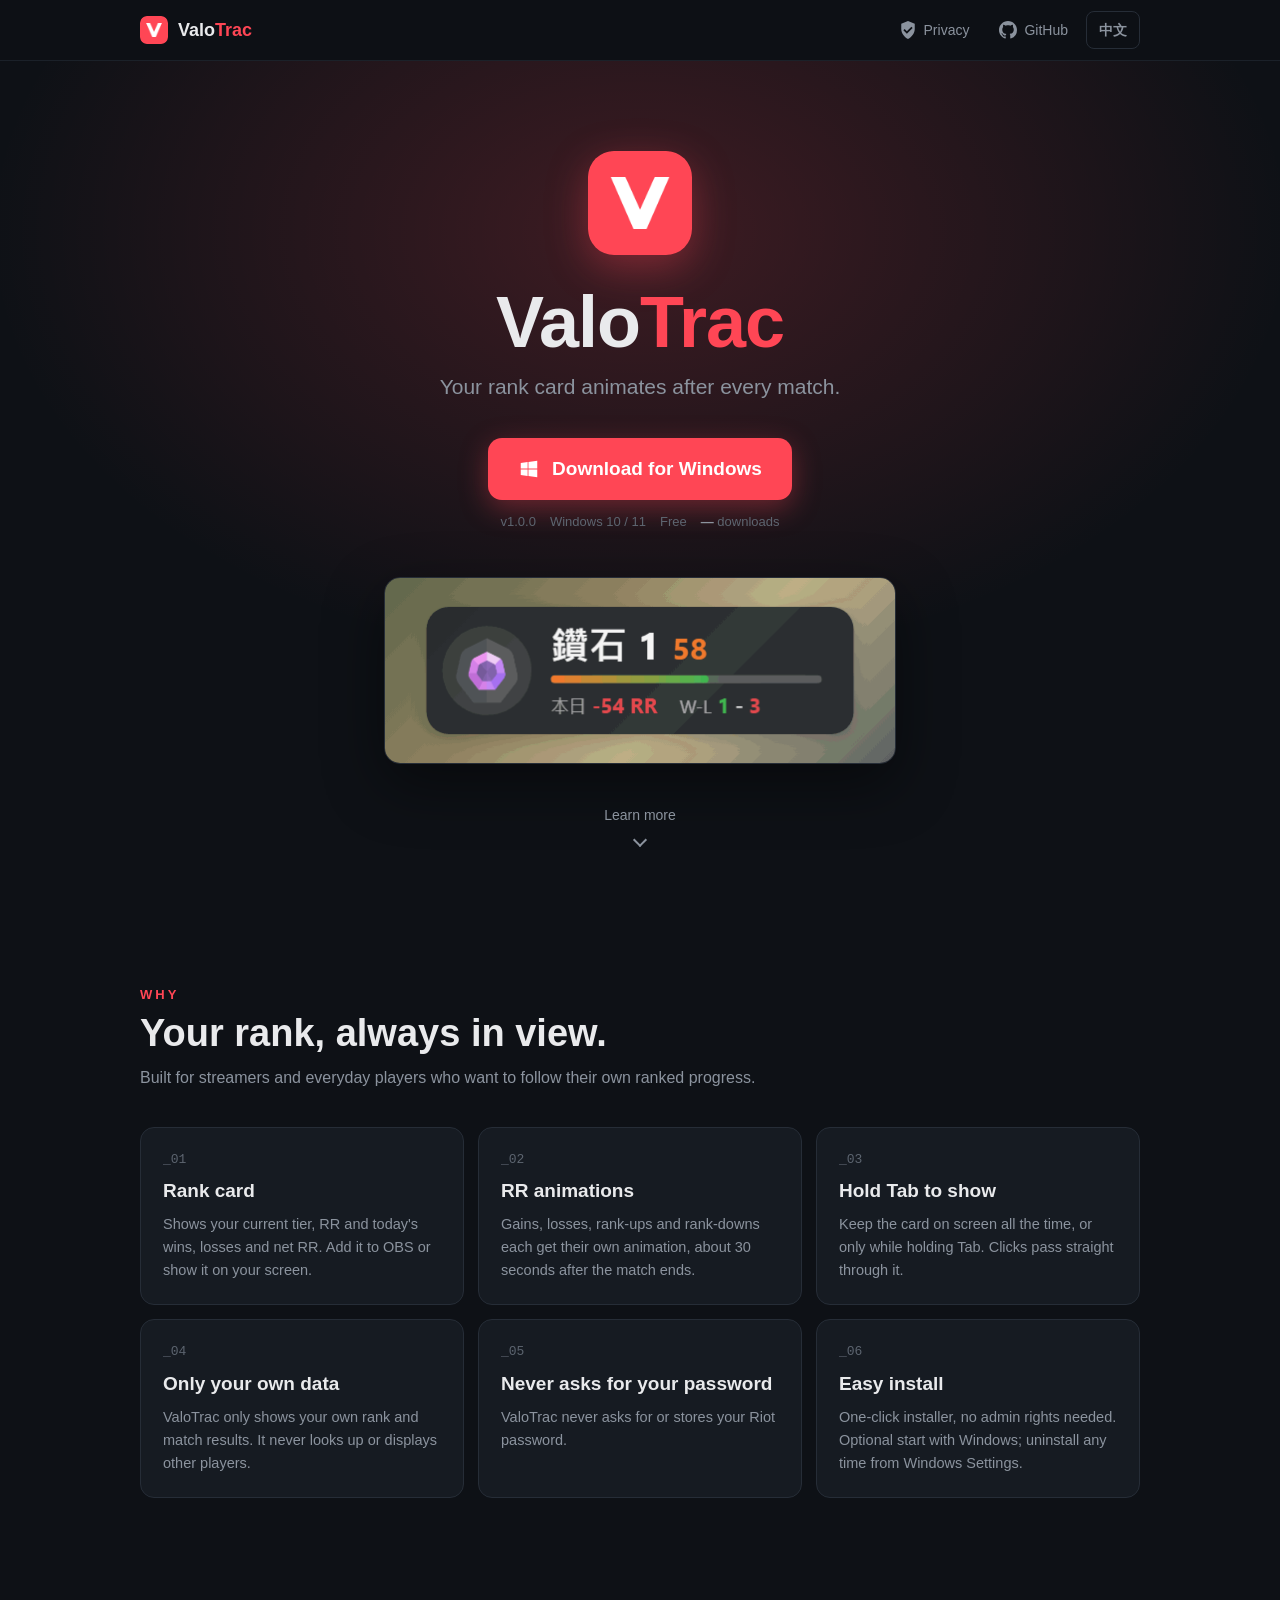
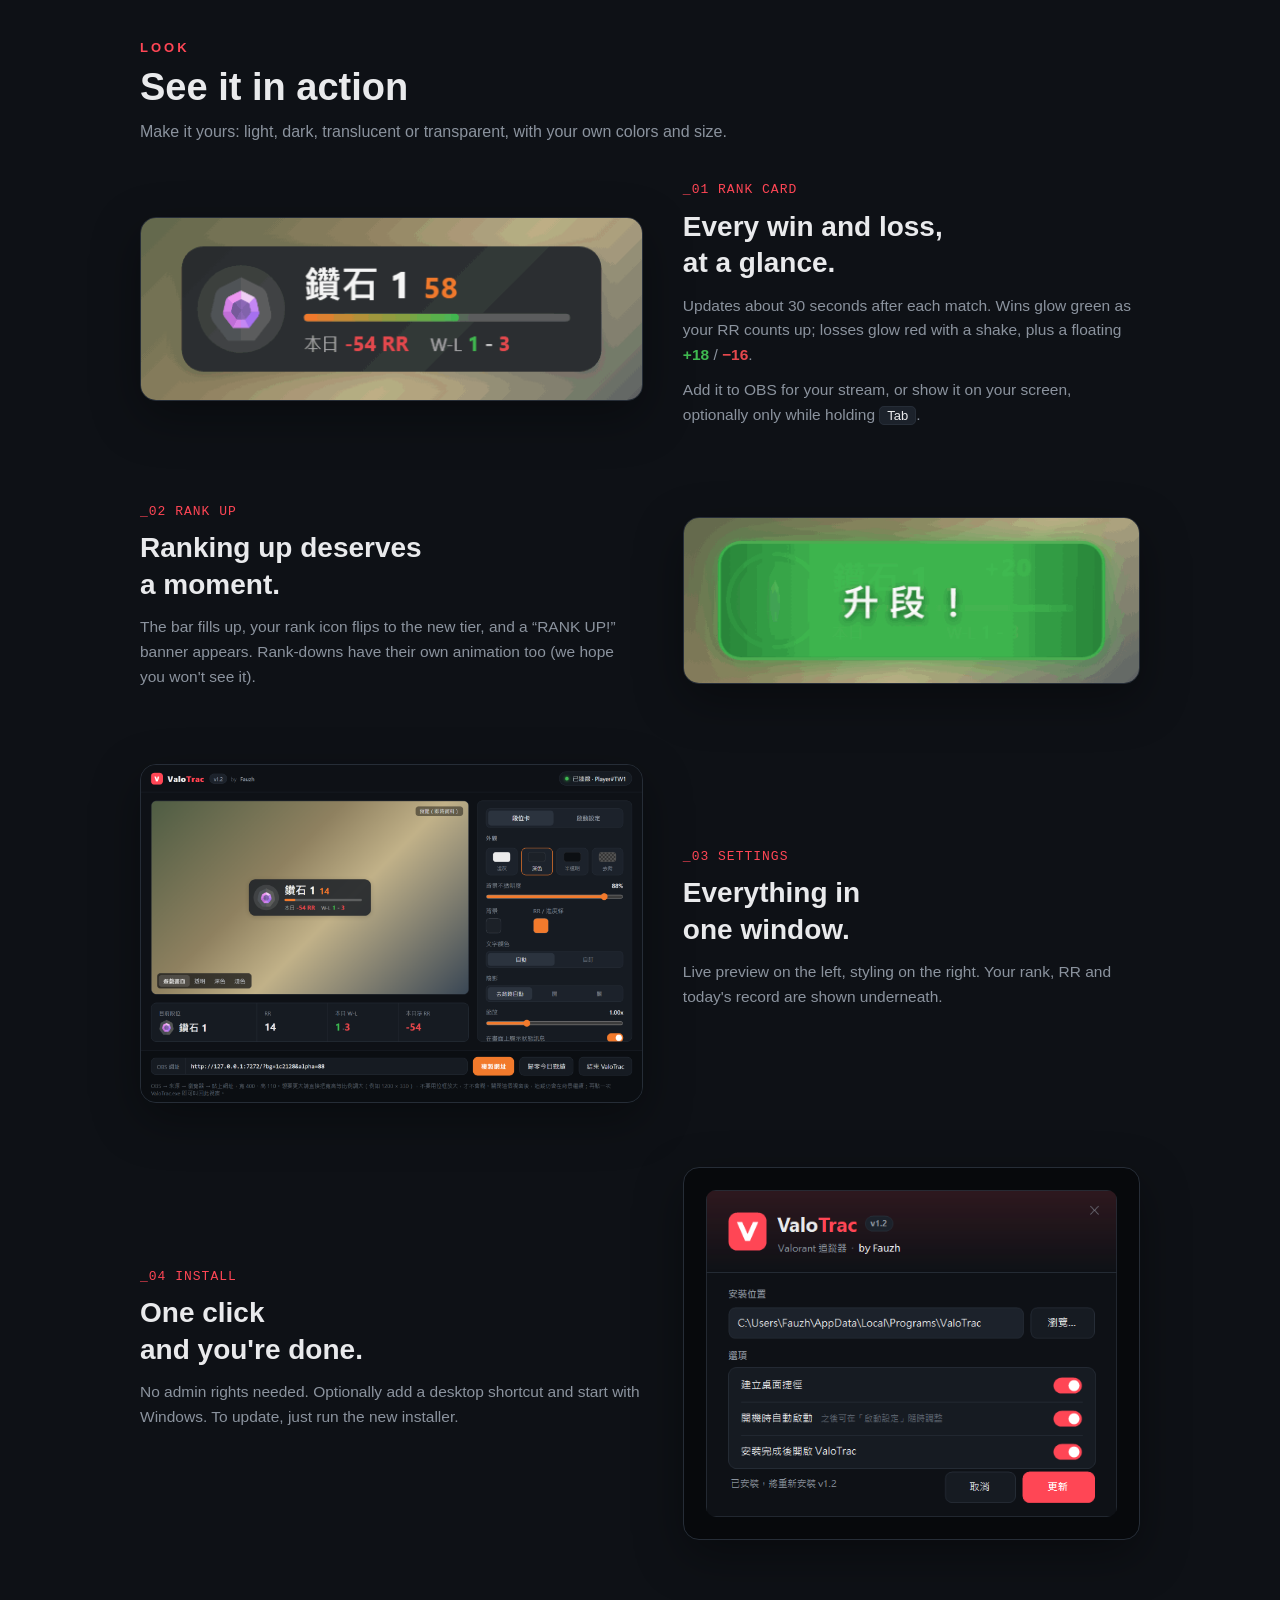
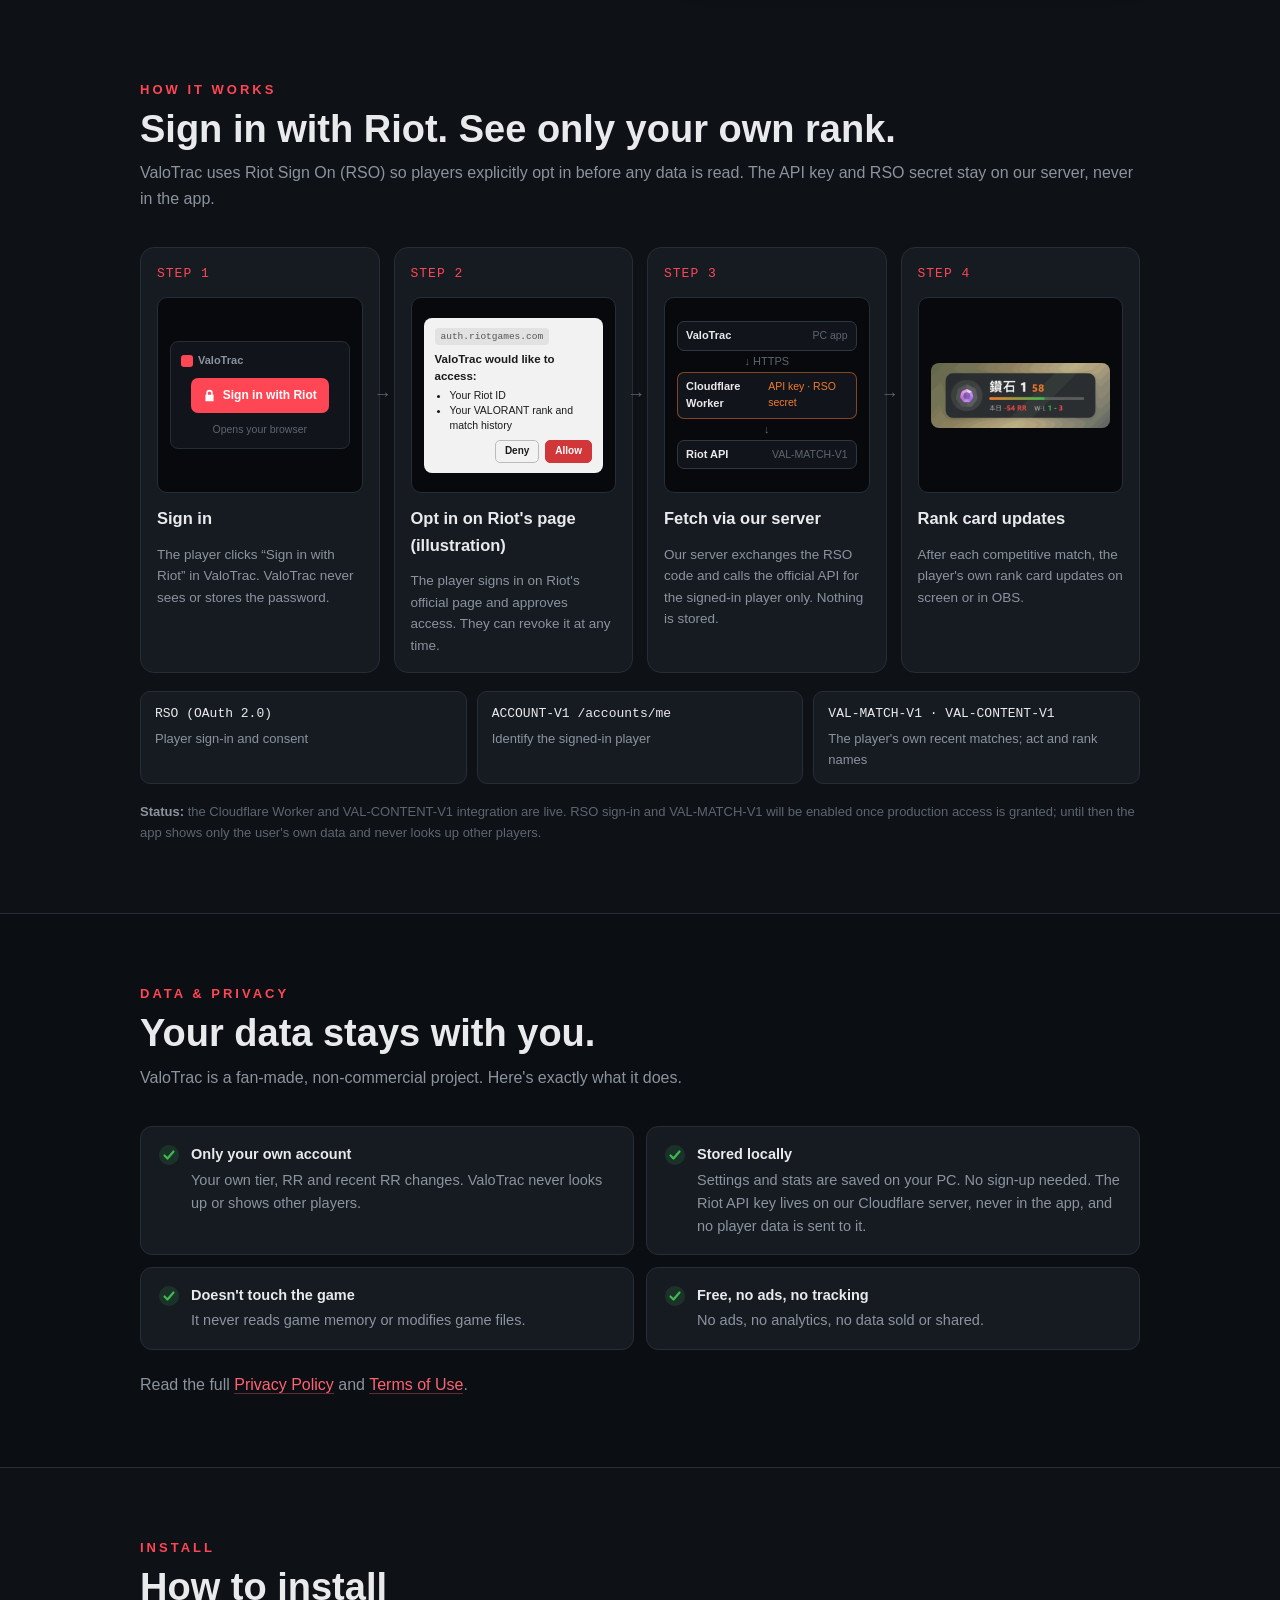
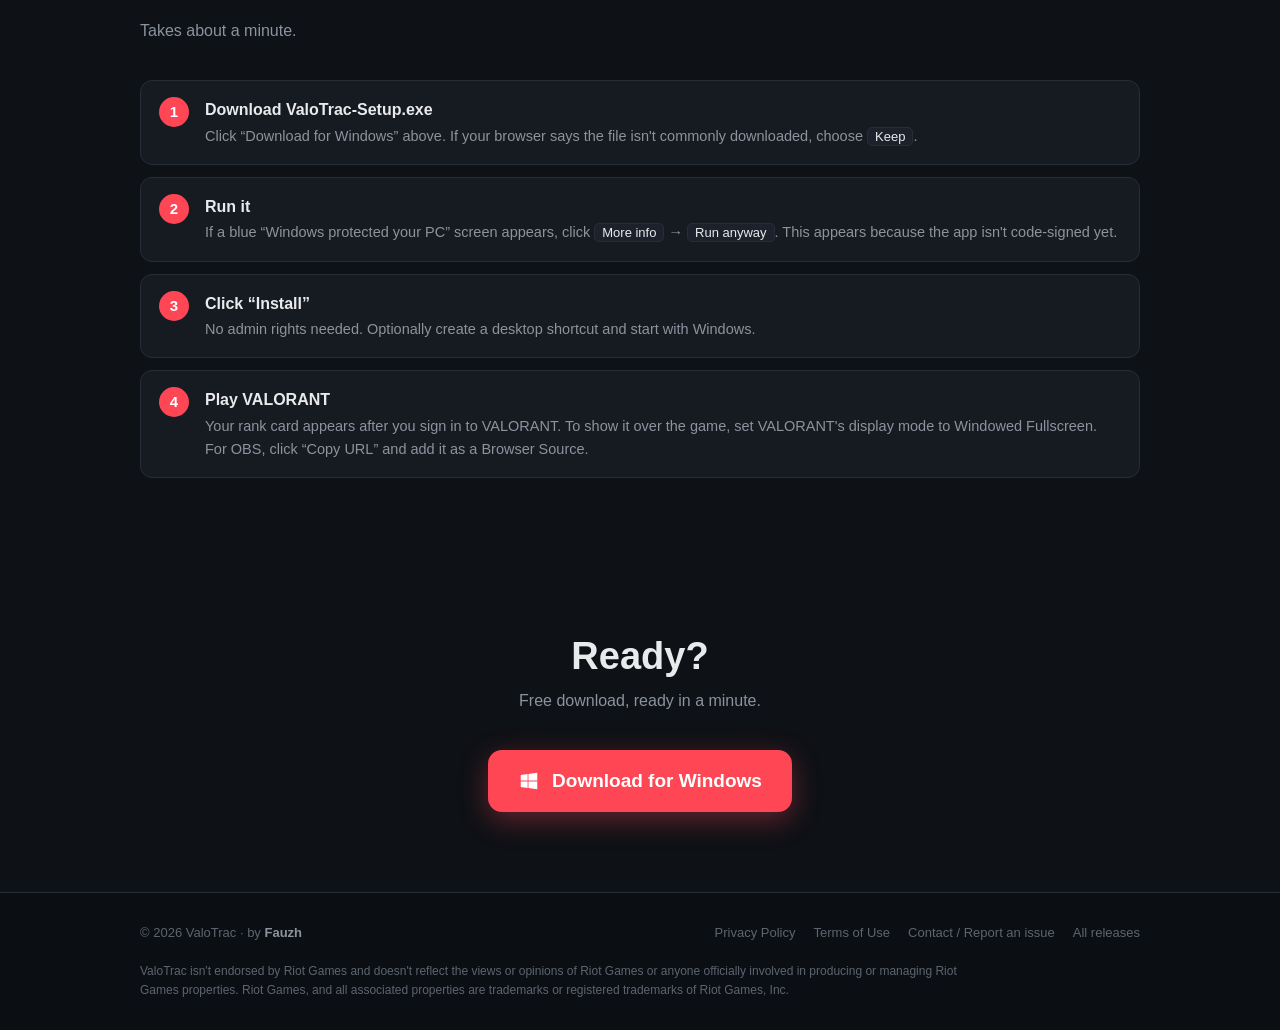
<file: docs/index.html>
<!doctype html>
<html lang="zh-Hant">
<head>
<meta charset="utf-8">
<meta name="viewport" content="width=device-width, initial-scale=1">
<title data-en="ValoTrac — VALORANT Rank Tracker">ValoTrac — Valorant 追蹤器</title>
<meta name="description" content="ValoTrac is a free Windows companion app that tracks your own VALORANT competitive rank and RR, with an animated rank card for streams and your screen. by Fauzh">
<meta property="og:title" content="ValoTrac — VALORANT Rank Tracker">
<meta property="og:description" content="Track your own VALORANT rank and RR with an animated rank card. Free for Windows.">
<meta property="og:image" content="img/shot-app.png">
<link rel="icon" href="favicon.ico">
<style>
  :root {
    --bg: #0e1116; --bg2: #0b0e12; --panel: #161b22; --panel2: #1c222b; --line: #262d37;
    --text: #e9eaec; --muted: #8b939e; --dim: #5d6570;
    --red: #ff4655; --red2: #ff6371; --accent: #f27a2c; --win: #3fb950;
  }
  * { box-sizing: border-box; }
  html { scroll-behavior: smooth; }
  body {
    margin: 0; background: var(--bg); color: var(--text);
    font-family: "Segoe UI", "Microsoft JhengHei", "PingFang TC", "Noto Sans TC", sans-serif;
    font-size: 16px; line-height: 1.6; -webkit-font-smoothing: antialiased;
  }
  a { color: inherit; text-decoration: none; }
  .wrap { max-width: 1040px; margin: 0 auto; padding: 0 20px; }

  /* ---------- 頂部 ---------- */
  nav { position: sticky; top: 0; z-index: 10; backdrop-filter: blur(10px); background: rgba(14,17,22,.75); border-bottom: 1px solid rgba(38,45,55,.6); }
  nav .wrap { display: flex; align-items: center; gap: 6px; height: 60px; }
  .brand { display: flex; align-items: center; gap: 10px; font-weight: 800; font-size: 18px; margin-right: auto; }
  .brand img { width: 28px; height: 28px; border-radius: 7px; }
  .brand span { color: var(--red); }
  .navlink { display: inline-flex; align-items: center; gap: 7px; padding: 7px 12px; border-radius: 8px; color: var(--muted); font-size: 14px; background: none; border: 0; font: inherit; font-size: 14px; cursor: pointer; }
  .navlink:hover { background: var(--panel); color: var(--text); }
  .navlink svg { width: 18px; height: 18px; fill: currentColor; }
  .lang { border: 1px solid var(--line); font-weight: 600; min-width: 52px; justify-content: center; }

  /* ---------- Hero ---------- */
  .hero { position: relative; text-align: center; padding: 90px 0 70px; overflow: hidden; }
  .hero::before {
    content: ""; position: absolute; inset: -40% -10% auto; height: 120%;
    background: radial-gradient(ellipse at center, rgba(255,70,85,.20), transparent 60%); pointer-events: none;
  }
  .hero > * { position: relative; }
  .logo { width: 104px; height: 104px; border-radius: 26px; box-shadow: 0 12px 40px rgba(255,70,85,.35); }
  h1 { font-size: clamp(44px, 9vw, 72px); line-height: 1.05; margin: 22px 0 10px; letter-spacing: -1px; }
  h1 span { color: var(--red); }
  .tagline { font-size: clamp(17px, 2.6vw, 21px); color: var(--muted); margin: 0 0 34px; }
  .cta { display: inline-flex; flex-direction: column; align-items: center; gap: 12px; }
  .dl {
    display: inline-flex; align-items: center; gap: 12px; padding: 16px 30px; border-radius: 14px;
    background: var(--red); color: #fff; font-size: 19px; font-weight: 700;
    box-shadow: 0 8px 28px rgba(255,70,85,.35); transition: transform .15s, background .15s, box-shadow .15s;
  }
  .dl:hover { background: var(--red2); transform: translateY(-2px); box-shadow: 0 12px 34px rgba(255,70,85,.45); }
  .dl svg { width: 22px; height: 22px; fill: currentColor; }
  .meta { font-size: 13px; color: var(--dim); display: flex; gap: 14px; flex-wrap: wrap; justify-content: center; }
  .meta b { color: var(--muted); font-weight: 600; }
  .hero-gif { margin: 44px auto 0; max-width: 512px; border-radius: 16px; overflow: hidden; border: 1px solid var(--line); box-shadow: 0 20px 60px rgba(0,0,0,.45); }
  .hero-gif img { display: block; width: 100%; height: auto; }
  .more { display: inline-block; margin-top: 40px; color: var(--muted); font-size: 14px; }
  .more:hover { color: var(--text); }
  .more::after { content: ""; display: block; width: 8px; height: 8px; margin: 8px auto 0; border-right: 2px solid currentColor; border-bottom: 2px solid currentColor; transform: rotate(45deg); }

  /* ---------- 區塊 ---------- */
  section { padding: 70px 0; }
  .eyebrow { color: var(--red); font-weight: 800; letter-spacing: 3px; font-size: 13px; }
  h2 { font-size: clamp(28px, 4.5vw, 38px); margin: 6px 0 8px; line-height: 1.2; }
  .lead { color: var(--muted); margin: 0 0 36px; }

  .features { display: grid; grid-template-columns: repeat(3, 1fr); gap: 14px; }
  .feat { background: var(--panel); border: 1px solid var(--line); border-radius: 14px; padding: 22px; transition: border-color .2s, transform .2s; }
  .feat:hover { border-color: #3a4350; transform: translateY(-2px); }
  .feat .n { font-family: Consolas, monospace; color: var(--dim); font-size: 13px; }
  .feat h3 { margin: 6px 0 6px; font-size: 19px; }
  .feat p { margin: 0; color: var(--muted); font-size: 14.5px; }

  .show { display: grid; grid-template-columns: 1.1fr 1fr; gap: 40px; align-items: center; margin-bottom: 64px; }
  .show:last-child { margin-bottom: 0; }
  .show.rev .media { order: 2; }
  .show .media { border-radius: 16px; overflow: hidden; border: 1px solid var(--line); background: var(--panel); box-shadow: 0 16px 48px rgba(0,0,0,.35); }
  .show .media.plain { background: #07090c; padding: 22px; display: grid; place-items: center; }
  .show .media img { display: block; width: 100%; height: auto; }
  .show .media.plain img { max-width: 420px; border-radius: 10px; }
  .show .n { font-family: Consolas, monospace; color: var(--red); font-size: 13px; letter-spacing: 1px; }
  .show h3 { font-size: clamp(22px, 3vw, 28px); line-height: 1.3; margin: 8px 0 12px; }
  .show p { color: var(--muted); margin: 0 0 10px; font-size: 15.5px; }
  .show p b { color: var(--text); }
  .show b.up { color: var(--win); } .show b.down { color: #e5484d; }

  /* ---------- 資料與隱私 ---------- */
  .trust { background: var(--bg2); border-top: 1px solid var(--line); border-bottom: 1px solid var(--line); }
  .checks { display: grid; grid-template-columns: 1fr 1fr; gap: 12px; padding: 0; margin: 0 0 22px; list-style: none; }
  .checks li { display: flex; gap: 12px; align-items: flex-start; background: var(--panel); border: 1px solid var(--line); border-radius: 12px; padding: 16px 18px; color: var(--muted); font-size: 14.5px; }
  .checks li::before { content: ""; flex: none; width: 20px; height: 20px; margin-top: 2px; border-radius: 50%; background: rgba(63,185,80,.15) url("data:image/svg+xml,%3Csvg xmlns='http://www.w3.org/2000/svg' viewBox='0 0 20 20'%3E%3Cpath d='M5.5 10.5l3 3 6-7' fill='none' stroke='%233fb950' stroke-width='2.2' stroke-linecap='round' stroke-linejoin='round'/%3E%3C/svg%3E") center/20px no-repeat; }
  .checks b { color: var(--text); display: block; margin-bottom: 2px; }
  .textlink { color: var(--red2); border-bottom: 1px solid rgba(255,99,113,.35); }
  .textlink:hover { border-color: var(--red2); }

  .steps { counter-reset: s; display: grid; gap: 12px; padding: 0; margin: 0; list-style: none; }
  .steps li { counter-increment: s; display: flex; gap: 16px; align-items: flex-start; background: var(--panel); border: 1px solid var(--line); border-radius: 12px; padding: 16px 18px; }
  .steps li::before { content: counter(s); flex: none; width: 30px; height: 30px; border-radius: 50%; background: var(--red); color: #fff; font-weight: 800; display: grid; place-items: center; font-size: 15px; }
  .steps b { color: var(--text); }
  .steps p { margin: 2px 0 0; color: var(--muted); font-size: 14.5px; }
  kbd { font-family: inherit; font-size: 13px; padding: 1px 7px; border-radius: 5px; background: var(--panel2); border: 1px solid var(--line); color: var(--text); }

  .final { text-align: center; padding: 80px 0; }

  footer { border-top: 1px solid var(--line); background: var(--bg2); padding: 30px 0; color: var(--dim); font-size: 13px; }
  footer .row { display: flex; flex-wrap: wrap; gap: 8px 22px; justify-content: space-between; align-items: center; }
  footer .links { display: flex; flex-wrap: wrap; gap: 6px 18px; }
  footer .links a:hover { color: var(--text); }
  footer b { color: var(--muted); }
  footer .legal { margin: 18px 0 0; font-size: 12px; line-height: 1.6; color: var(--dim); max-width: 820px; }

  /* ---------- How it works（RSO 流程） ---------- */
  .flow { display: grid; grid-template-columns: repeat(4, 1fr); gap: 14px; counter-reset: f; }
  .fstep { background: var(--panel); border: 1px solid var(--line); border-radius: 14px; padding: 16px; display: flex; flex-direction: column; gap: 12px; position: relative; }
  .fstep:not(:last-child)::after { content: "→"; position: absolute; right: -13px; top: 132px; color: var(--dim); font-size: 18px; z-index: 1; }
  .fstep .no { font-family: Consolas, monospace; color: var(--red); font-size: 13px; letter-spacing: 1px; }
  .fstep h3 { margin: 0; font-size: 16.5px; }
  .fstep p { margin: 0; color: var(--muted); font-size: 13.5px; }
  .mock { height: 196px; border-radius: 10px; background: #07090c; border: 1px solid var(--line); display: grid; place-items: center; padding: 12px; overflow: hidden; }
  .m-app { width: 100%; border-radius: 8px; background: #11151b; border: 1px solid #262d37; padding: 10px; display: flex; flex-direction: column; gap: 8px; align-items: center; }
  .m-app .bar { width: 100%; display: flex; gap: 5px; align-items: center; font-size: 11px; color: var(--muted); font-weight: 700; }
  .m-app .bar i { width: 12px; height: 12px; border-radius: 3px; background: var(--red); display: inline-block; }
  .m-btn { display: inline-flex; align-items: center; gap: 7px; background: var(--red); color: #fff; font-size: 12px; font-weight: 700; border-radius: 7px; padding: 8px 12px; }
  .m-btn svg { width: 13px; height: 13px; fill: currentColor; }
  .m-tip { font-size: 10.5px; color: var(--dim); }
  .m-consent { width: 100%; border-radius: 8px; background: #f2f2f2; color: #1b1b1b; padding: 10px 11px; font-size: 10.5px; line-height: 1.45; }
  .m-consent .url { font-family: Consolas, monospace; font-size: 9.5px; color: #555; background: #e2e2e2; border-radius: 4px; padding: 2px 6px; margin-bottom: 6px; display: inline-block; }
  .m-consent b { display: block; font-size: 11.5px; margin-bottom: 3px; }
  .m-consent ul { margin: 0 0 7px; padding-left: 15px; }
  .m-consent .btns { display: flex; gap: 6px; justify-content: flex-end; }
  .m-consent .btns span { border-radius: 5px; padding: 3px 9px; font-weight: 700; font-size: 10px; border: 1px solid #bbb; }
  .m-consent .btns .ok { background: #d13639; color: #fff; border-color: #d13639; }
  .m-arch { width: 100%; display: flex; flex-direction: column; gap: 5px; font-size: 10.5px; }
  .m-arch .node { border: 1px solid #2f3742; background: #11151b; border-radius: 7px; padding: 5px 8px; display: flex; justify-content: space-between; gap: 6px; }
  .m-arch .node b { color: var(--text); font-size: 11px; } .m-arch .node span { color: var(--dim); }
  .m-arch .node.key { border-color: rgba(242,122,44,.5); } .m-arch .node.key span { color: var(--accent); }
  .m-arch .down { text-align: center; color: var(--dim); line-height: 1; font-size: 11px; }
  .mock.card img { width: 100%; border-radius: 8px; display: block; }
  .flow-note { margin: 18px 0 0; font-size: 13px; color: var(--dim); }
  .flow-note b { color: var(--muted); }
  .apis { display: grid; grid-template-columns: repeat(3, 1fr); gap: 10px; margin-top: 18px; }
  .apis div { background: var(--panel); border: 1px solid var(--line); border-radius: 10px; padding: 12px 14px; font-size: 13px; color: var(--muted); }
  .apis code { display: block; font-family: Consolas, monospace; color: var(--text); font-size: 13px; margin-bottom: 4px; }

  @media (max-width: 800px) {
    .flow { grid-template-columns: 1fr 1fr; }
    .fstep::after { display: none; }
    .apis { grid-template-columns: 1fr; }
  }
  @media (max-width: 560px) {
    .flow { grid-template-columns: 1fr; }
    .mock { height: auto; min-height: 150px; }
    .features { grid-template-columns: 1fr 1fr; }
    .checks { grid-template-columns: 1fr; }
    .show { grid-template-columns: 1fr; gap: 20px; margin-bottom: 48px; }
    .show.rev .media { order: 0; }
    .show h3 br { display: none; }
  }
  @media (max-width: 520px) {
    .features { grid-template-columns: 1fr; }
    .navlink .t { display: none; }
    .hero { padding: 64px 0 50px; }
    .dl { padding: 14px 24px; font-size: 17px; }
  }
</style>
</head>
<body>

<nav>
  <div class="wrap">
    <a class="brand" href="#"><img src="img/icon.png" alt=""><b>Valo<span>Trac</span></b></a>
    <a class="navlink" href="privacy.html"><svg viewBox="0 0 16 16"><path d="M8 0 2 2.5v4.6c0 3.7 2.6 7.2 6 8.9 3.4-1.7 6-5.2 6-8.9V2.5L8 0Zm-1 11.4L3.9 8.3l1.1-1.1 2 2 4-4 1.1 1.1-5.1 5.1Z"/></svg><span class="t" data-en="Privacy">隱私權</span></a>
    <a class="navlink" data-gh="repo" href="#" target="_blank" rel="noopener">
      <svg viewBox="0 0 16 16"><path d="M8 0C3.58 0 0 3.58 0 8c0 3.54 2.29 6.53 5.47 7.59.4.07.55-.17.55-.38 0-.19-.01-.82-.01-1.49-2.01.37-2.53-.49-2.69-.94-.09-.23-.48-.94-.82-1.13-.28-.15-.68-.52-.01-.53.63-.01 1.08.58 1.23.82.72 1.21 1.87.87 2.33.66.07-.52.28-.87.51-1.07-1.78-.2-3.64-.89-3.64-3.95 0-.87.31-1.59.82-2.15-.08-.2-.36-1.02.08-2.12 0 0 .67-.21 2.2.82.64-.18 1.32-.27 2-.27.68 0 1.36.09 2 .27 1.53-1.04 2.2-.82 2.2-.82.44 1.1.16 1.92.08 2.12.51.56.82 1.27.82 2.15 0 3.07-1.87 3.75-3.65 3.95.29.25.54.73.54 1.48 0 1.07-.01 1.93-.01 2.2 0 .21.15.46.55.38A8.013 8.013 0 0016 8c0-4.42-3.58-8-8-8z"/></svg><span class="t">GitHub</span></a>
    <button class="navlink lang" id="langBtn" type="button" aria-label="Switch language">EN</button>
  </div>
</nav>

<header class="hero">
  <div class="wrap">
    <img class="logo" src="img/icon.png" alt="ValoTrac">
    <h1>Valo<span>Trac</span></h1>
    <p class="tagline" data-en="Your rank card animates after every match.">打完一場，段位卡自己會動。</p>
    <div class="cta">
      <a class="dl" data-gh="download" href="#">
        <svg viewBox="0 0 24 24"><path d="M3 5.5 10.5 4.4v7.1H3V5.5Zm0 13 7.5 1.1v-7H3v5.9Zm8.4 1.2L21 21v-8.4h-9.6v7.1Zm0-15.4v7.2H21V3l-9.6 1.3Z"/></svg>
        <span data-en="Download for Windows">下載 Windows 版</span>
      </a>
      <div class="meta">
        <span id="ver">v1.0.0</span>
        <span>Windows 10 / 11</span>
        <span data-en="Free">免費</span>
        <span data-en="&lt;b id=&quot;count&quot;&gt;—&lt;/b&gt; downloads">累計下載 <b id="count">—</b> 次</span>
      </div>
    </div>
    <div class="hero-gif"><img src="img/card-updown.gif" alt="Rank card animation: +18 RR win, −16 RR loss" width="512" height="186"></div>
    <div><a class="more" href="#why" data-en="Learn more">更多</a></div>
  </div>
</header>

<section id="why">
  <div class="wrap">
    <div class="eyebrow">WHY</div>
    <h2 data-en="Your rank, always in view.">開著遊戲，段位一直都在眼前。</h2>
    <p class="lead" data-en="Built for streamers and everyday players who want to follow their own ranked progress.">給想隨時掌握自己排位進度的實況主與一般玩家。</p>
    <div class="features">
      <div class="feat"><div class="n">_01</div><h3 data-en="Rank card">段位卡</h3><p data-en="Shows your current tier, RR and today's wins, losses and net RR. Add it to OBS or show it on your screen.">即時顯示你的段位、RR、本日勝敗與淨 RR。可以放進 OBS，也可以直接顯示在螢幕上。</p></div>
      <div class="feat"><div class="n">_02</div><h3 data-en="RR animations">上分動畫</h3><p data-en="Gains, losses, rank-ups and rank-downs each get their own animation, about 30 seconds after the match ends.">上分、掉分、升段、降段都有專屬動畫，比賽結束約 30 秒內自動更新。</p></div>
      <div class="feat"><div class="n">_03</div><h3 data-en="Hold Tab to show">按 Tab 顯示</h3><p data-en="Keep the card on screen all the time, or only while holding Tab. Clicks pass straight through it.">段位卡可以一直顯示，或只在按住 Tab 時出現；滑鼠會直接穿透，不影響操作。</p></div>
      <div class="feat"><div class="n">_04</div><h3 data-en="Only your own data">只看你自己</h3><p data-en="ValoTrac only shows your own rank and match results. It never looks up or displays other players.">ValoTrac 只顯示你自己的段位與戰績，不會查詢或顯示其他玩家的資料。</p></div>
      <div class="feat"><div class="n">_05</div><h3 data-en="Never asks for your password">不會要你的密碼</h3><p data-en="ValoTrac never asks for or stores your Riot password.">ValoTrac 不會要求、也不會儲存你的 Riot 帳號密碼。</p></div>
      <div class="feat"><div class="n">_06</div><h3 data-en="Easy install">好安裝</h3><p data-en="One-click installer, no admin rights needed. Optional start with Windows; uninstall any time from Windows Settings.">一鍵安裝，不需要系統管理員權限；可設定開機自動啟動，隨時從 Windows 設定解除安裝。</p></div>
    </div>
  </div>
</section>

<section>
  <div class="wrap">
    <div class="eyebrow">LOOK</div>
    <h2 data-en="See it in action">長這樣</h2>
    <p class="lead" data-en="Make it yours: light, dark, translucent or transparent, with your own colors and size.">外觀可以自己調：淺色、深色、半透明、去背，顏色和大小都能改。</p>

    <div class="show">
      <div class="media"><img src="img/card-updown.gif" alt="Rank card: +18 RR with green glow, −16 RR with red glow" loading="lazy"></div>
      <div class="txt">
        <div class="n" data-en="_01 RANK CARD">_01 段位卡</div>
        <h3 data-en="Every win and loss,&lt;br&gt;at a glance.">每一場的加分、扣分，<br>一眼就看到。</h3>
        <p data-en="Updates about 30 seconds after each match. Wins glow green as your RR counts up; losses glow red with a shake, plus a floating &lt;b class=&quot;up&quot;&gt;+18&lt;/b&gt; / &lt;b class=&quot;down&quot;&gt;−16&lt;/b&gt;.">打完一場約 30 秒內自動更新。上分時綠光、RR 數字往上跳；掉分時紅光加抖動，還會飄出 <b class="up">+18</b> / <b class="down">−16</b>。</p>
        <p data-en="Add it to OBS for your stream, or show it on your screen, optionally only while holding &lt;kbd&gt;Tab&lt;/kbd&gt;.">可以放進 OBS 直播，也可以直接顯示在螢幕上，設定成按住 <kbd>Tab</kbd> 才出現。</p>
      </div>
    </div>

    <div class="show rev">
      <div class="media"><img src="img/rankup.gif" alt="Rank-up animation" loading="lazy"></div>
      <div class="txt">
        <div class="n" data-en="_02 RANK UP">_02 升段動畫</div>
        <h3 data-en="Ranking up deserves&lt;br&gt;a moment.">升段那一刻，<br>值得一點儀式感。</h3>
        <p data-en="The bar fills up, your rank icon flips to the new tier, and a “RANK UP!” banner appears. Rank-downs have their own animation too (we hope you won't see it).">進度條衝到滿、段位圖示翻面換成新段位，再跳出「升段！」橫幅。降段也有專屬動畫（雖然不希望你看到）。</p>
      </div>
    </div>

    <div class="show">
      <div class="media"><img src="img/shot-app.png" alt="ValoTrac settings window" loading="lazy"></div>
      <div class="txt">
        <div class="n" data-en="_03 SETTINGS">_03 設定介面</div>
        <h3 data-en="Everything in&lt;br&gt;one window.">所有東西，<br>都在一個視窗裡調。</h3>
        <p data-en="Live preview on the left, styling on the right. Your rank, RR and today's record are shown underneath.">左邊即時預覽，右邊調外觀；下方顯示你目前的段位、RR 與本日戰績。</p>
      </div>
    </div>

    <div class="show rev">
      <div class="media plain"><img src="img/shot-setup.png" alt="ValoTrac installer" loading="lazy"></div>
      <div class="txt">
        <div class="n" data-en="_04 INSTALL">_04 安裝</div>
        <h3 data-en="One click&lt;br&gt;and you're done.">按一下，<br>就裝好了。</h3>
        <p data-en="No admin rights needed. Optionally add a desktop shortcut and start with Windows. To update, just run the new installer.">不需要系統管理員權限。可以勾選桌面捷徑、開機自動啟動；之後出新版，直接執行新的安裝檔就能更新。</p>
      </div>
    </div>
  </div>
</section>

<section id="how">
  <div class="wrap">
    <div class="eyebrow">HOW IT WORKS</div>
    <h2 data-en="Sign in with Riot. See only your own rank.">用 Riot 帳號登入，只看你自己的段位。</h2>
    <p class="lead" data-en="ValoTrac uses Riot Sign On (RSO) so players explicitly opt in before any data is read. The API key and RSO secret stay on our server, never in the app.">ValoTrac 使用 Riot Sign On（RSO）：玩家必須自己登入並同意，才會讀取任何資料。API 金鑰與 RSO 密鑰都保管在伺服器上，不會放進程式裡。</p>
    <div class="flow">
      <div class="fstep">
        <div class="no">STEP 1</div>
        <div class="mock"><div class="m-app">
          <div class="bar"><i></i>ValoTrac</div>
          <span class="m-btn"><svg viewBox="0 0 16 16"><path d="M8 1a4 4 0 0 1 4 4v2h1v8H3V7h1V5a4 4 0 0 1 4-4Zm0 2a2 2 0 0 0-2 2v2h4V5a2 2 0 0 0-2-2Z"/></svg><span data-en="Sign in with Riot">使用 Riot 登入</span></span>
          <span class="m-tip" data-en="Opens your browser">會開啟瀏覽器</span>
        </div></div>
        <h3 data-en="Sign in">登入</h3>
        <p data-en="The player clicks “Sign in with Riot” in ValoTrac. ValoTrac never sees or stores the password.">玩家在 ValoTrac 按「使用 Riot 登入」。ValoTrac 看不到、也不會儲存密碼。</p>
      </div>
      <div class="fstep">
        <div class="no">STEP 2</div>
        <div class="mock"><div class="m-consent">
          <span class="url">auth.riotgames.com</span>
          <b data-en="ValoTrac would like to access:">ValoTrac 想要存取：</b>
          <ul><li data-en="Your Riot ID">你的 Riot ID</li><li data-en="Your VALORANT rank and match history">你的 VALORANT 段位與對戰紀錄</li></ul>
          <div class="btns"><span data-en="Deny">拒絕</span><span class="ok" data-en="Allow">允許</span></div>
        </div></div>
        <h3 data-en="Opt in on Riot's page (illustration)">在 Riot 頁面同意（示意圖）</h3>
        <p data-en="The player signs in on Riot's official page and approves access. They can revoke it at any time.">玩家在 Riot 官方頁面登入並同意授權，之後隨時可以撤銷。</p>
      </div>
      <div class="fstep">
        <div class="no">STEP 3</div>
        <div class="mock"><div class="m-arch">
          <div class="node"><b>ValoTrac</b><span data-en="PC app">電腦程式</span></div>
          <div class="down">↓ HTTPS</div>
          <div class="node key"><b>Cloudflare Worker</b><span data-en="API key · RSO secret">API 金鑰 · RSO 密鑰</span></div>
          <div class="down">↓</div>
          <div class="node"><b>Riot API</b><span>VAL-MATCH-V1</span></div>
        </div></div>
        <h3 data-en="Fetch via our server">透過伺服器查詢</h3>
        <p data-en="Our server exchanges the RSO code and calls the official API for the signed-in player only. Nothing is stored.">伺服器用 RSO 授權碼換取權杖，只為登入的玩家本人呼叫官方 API，不儲存任何資料。</p>
      </div>
      <div class="fstep">
        <div class="no">STEP 4</div>
        <div class="mock card"><img src="img/card-updown.gif" alt="Rank card" loading="lazy"></div>
        <h3 data-en="Rank card updates">段位卡更新</h3>
        <p data-en="After each competitive match, the player's own rank card updates on screen or in OBS.">每場競技對戰結束後，玩家自己的段位卡在螢幕或 OBS 上自動更新。</p>
      </div>
    </div>
    <div class="apis">
      <div><code>RSO (OAuth 2.0)</code><span data-en="Player sign-in and consent">玩家登入與授權</span></div>
      <div><code>ACCOUNT-V1 /accounts/me</code><span data-en="Identify the signed-in player">確認登入的玩家是誰</span></div>
      <div><code>VAL-MATCH-V1 · VAL-CONTENT-V1</code><span data-en="The player's own recent matches; act and rank names">玩家自己的近期對戰；賽季與段位名稱</span></div>
    </div>
    <p class="flow-note" data-en="&lt;b&gt;Status:&lt;/b&gt; the Cloudflare Worker and VAL-CONTENT-V1 integration are live. RSO sign-in and VAL-MATCH-V1 will be enabled once production access is granted; until then the app shows only the user's own data and never looks up other players."><b>目前進度：</b>Cloudflare Worker 與 VAL-CONTENT-V1 已上線；RSO 登入與 VAL-MATCH-V1 會在取得正式權限後啟用。在那之前，程式只顯示使用者自己的資料，不會查詢其他玩家。</p>
  </div>
</section>

<section class="trust" id="data">
  <div class="wrap">
    <div class="eyebrow">DATA &amp; PRIVACY</div>
    <h2 data-en="Your data stays with you.">你的資料留在你身邊。</h2>
    <p class="lead" data-en="ValoTrac is a fan-made, non-commercial project. Here's exactly what it does.">ValoTrac 是玩家自製的非商業專案，以下是它做什麼、不做什麼。</p>
    <ul class="checks">
      <li><div><b data-en="Only your own account">只讀取你自己的帳號</b><span data-en="Your own tier, RR and recent RR changes. ValoTrac never looks up or shows other players.">你自己的段位、RR 與最近的 RR 變化。不會查詢或顯示其他玩家。</span></div></li>
      <li><div><b data-en="Stored locally">只存在本機</b><span data-en="Settings and stats are saved on your PC. No sign-up needed. The Riot API key lives on our Cloudflare server, never in the app, and no player data is sent to it.">設定與戰績只存在你的電腦，不需要註冊帳號。Riot API 金鑰放在 Cloudflare 伺服器上，不在程式裡，也不會把玩家資料送到伺服器。</span></div></li>
      <li><div><b data-en="Doesn't touch the game">不碰遊戲本體</b><span data-en="It never reads game memory or modifies game files.">不讀取遊戲記憶體，也不修改任何遊戲檔案。</span></div></li>
      <li><div><b data-en="Free, no ads, no tracking">免費、無廣告、無追蹤</b><span data-en="No ads, no analytics, no data sold or shared.">沒有廣告、沒有使用分析，也不會販售或分享任何資料。</span></div></li>
    </ul>
    <p class="lead" style="margin:0" data-en="Read the full &lt;a class=&quot;textlink&quot; href=&quot;privacy.html&quot;&gt;Privacy Policy&lt;/a&gt; and &lt;a class=&quot;textlink&quot; href=&quot;terms.html&quot;&gt;Terms of Use&lt;/a&gt;.">完整內容請看<a class="textlink" href="privacy.html">隱私權政策</a>與<a class="textlink" href="terms.html">使用條款</a>。</p>
  </div>
</section>

<section id="install">
  <div class="wrap">
    <div class="eyebrow">INSTALL</div>
    <h2 data-en="How to install">怎麼安裝</h2>
    <p class="lead" data-en="Takes about a minute.">大約一分鐘。</p>
    <ol class="steps">
      <li><div><b data-en="Download ValoTrac-Setup.exe">下載 ValoTrac-Setup.exe</b><p data-en="Click “Download for Windows” above. If your browser says the file isn't commonly downloaded, choose &lt;kbd&gt;Keep&lt;/kbd&gt;.">按上面的「下載 Windows 版」。瀏覽器如果說「不常下載」，選<kbd>保留</kbd>。</p></div></li>
      <li><div><b data-en="Run it">雙擊執行</b><p data-en="If a blue “Windows protected your PC” screen appears, click &lt;kbd&gt;More info&lt;/kbd&gt; → &lt;kbd&gt;Run anyway&lt;/kbd&gt;. This appears because the app isn't code-signed yet.">如果跳出藍色的「Windows 已保護您的電腦」，點<kbd>其他資訊</kbd>→<kbd>仍要執行</kbd>。這是因為程式還沒有付費的數位簽章。</p></div></li>
      <li><div><b data-en="Click “Install”">按「安裝」</b><p data-en="No admin rights needed. Optionally create a desktop shortcut and start with Windows.">不需要系統管理員權限。可以勾選建立桌面捷徑、開機自動啟動。</p></div></li>
      <li><div><b data-en="Play VALORANT">打開 VALORANT，開始使用</b><p data-en="Your rank card appears after you sign in to VALORANT. To show it over the game, set VALORANT's display mode to Windowed Fullscreen. For OBS, click “Copy URL” and add it as a Browser Source.">登入 VALORANT 後段位卡就會出現。要顯示在遊戲畫面上，請把 VALORANT 的顯示模式設成「視窗化全螢幕」。要用 OBS 的話，按「複製網址」貼到瀏覽器來源即可。</p></div></li>
    </ol>
  </div>
</section>

<section class="final">
  <div class="wrap">
    <h2 data-en="Ready?">準備好了嗎？</h2>
    <p class="lead" data-en="Free download, ready in a minute.">免費下載，裝好就能用。</p>
    <a class="dl" data-gh="download" href="#">
      <svg viewBox="0 0 24 24"><path d="M3 5.5 10.5 4.4v7.1H3V5.5Zm0 13 7.5 1.1v-7H3v5.9Zm8.4 1.2L21 21v-8.4h-9.6v7.1Zm0-15.4v7.2H21V3l-9.6 1.3Z"/></svg>
      <span data-en="Download for Windows">下載 Windows 版</span>
    </a>
  </div>
</section>

<footer>
  <div class="wrap">
    <div class="row">
      <span>© 2026 ValoTrac · by <b>Fauzh</b></span>
      <div class="links">
        <a href="privacy.html" data-en="Privacy Policy">隱私權政策</a>
        <a href="terms.html" data-en="Terms of Use">使用條款</a>
        <a data-gh="issues" href="#" target="_blank" rel="noopener" data-en="Contact / Report an issue">聯絡 / 回報問題</a>
        <a data-gh="releases" href="#" target="_blank" rel="noopener" data-en="All releases">所有版本</a>
      </div>
    </div>
    <p class="legal">ValoTrac isn't endorsed by Riot Games and doesn't reflect the views or opinions of Riot Games or anyone officially involved in producing or managing Riot Games properties. Riot Games, and all associated properties are trademarks or registered trademarks of Riot Games, Inc.</p>
  </div>
</footer>

<script src="site.js?v=1.0.0"></script>
</body>
</html>
</file>
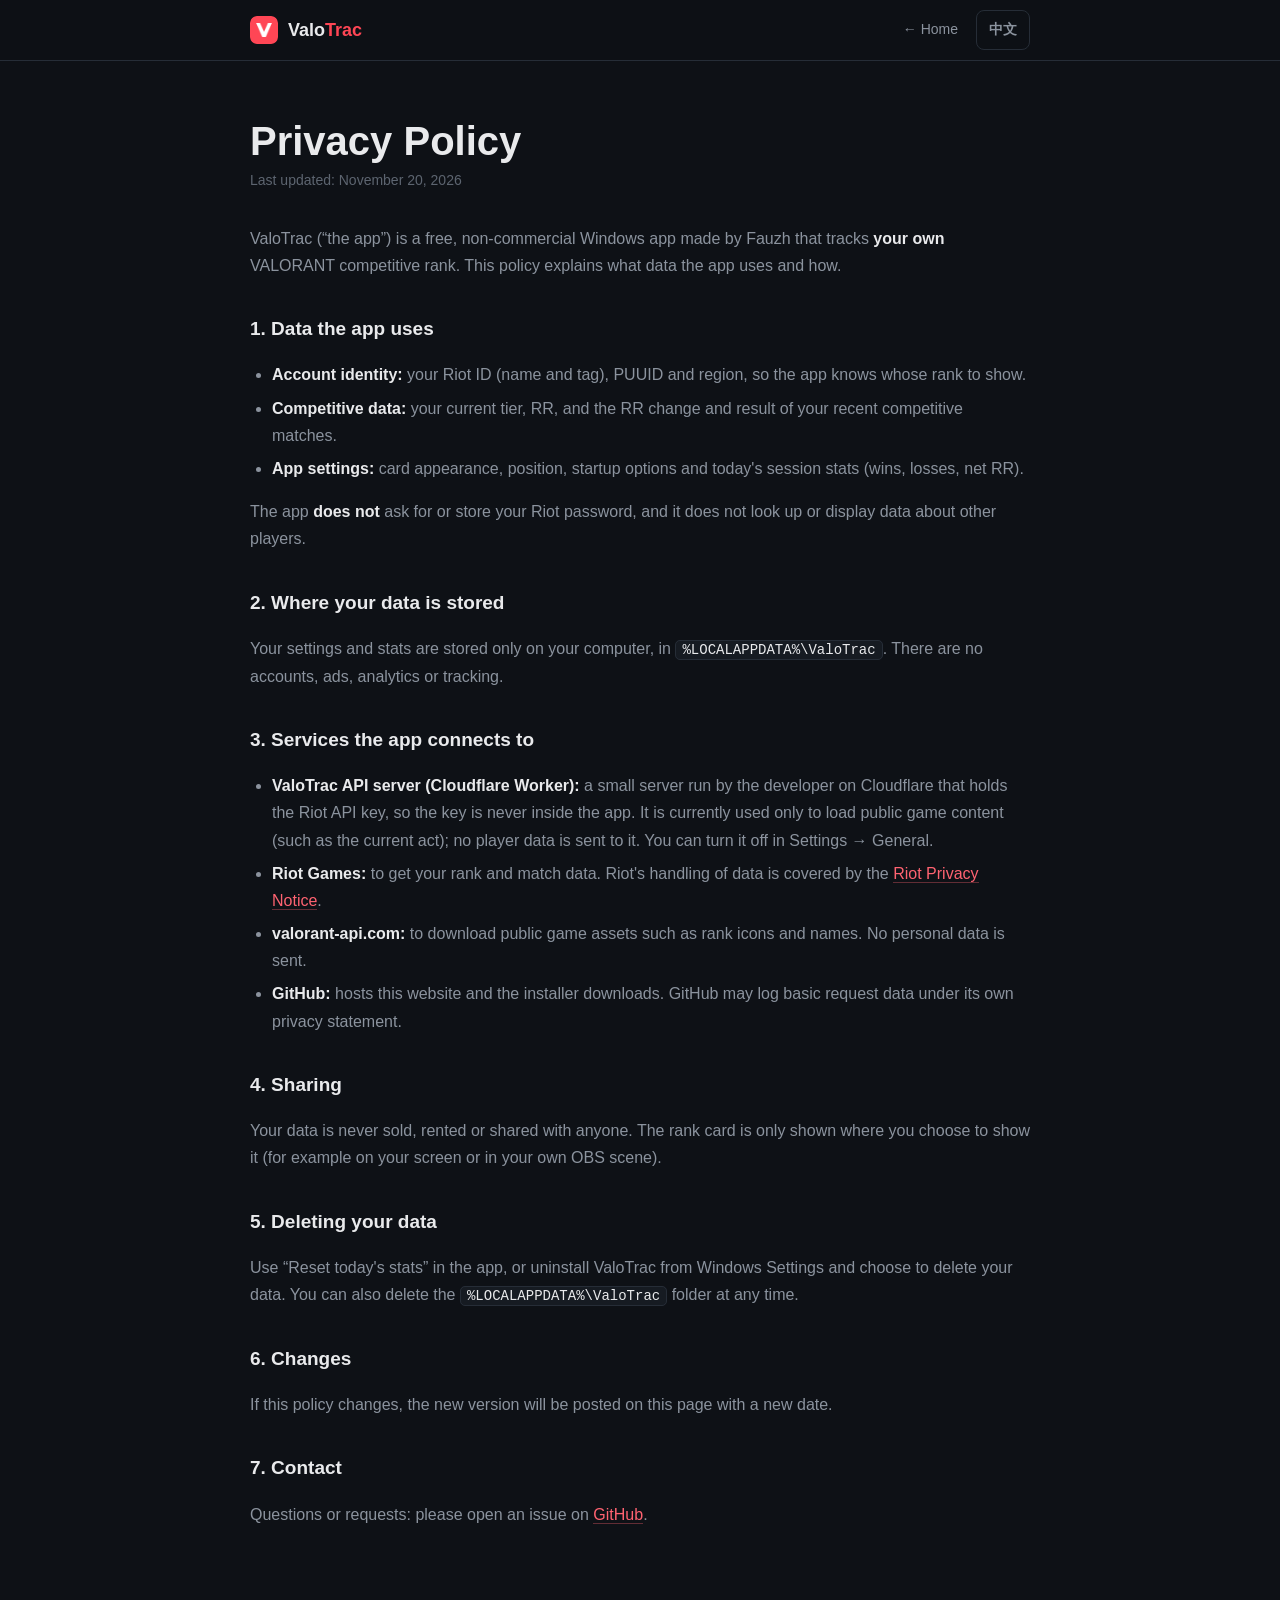
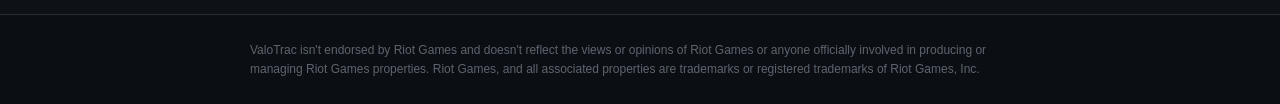
<file: docs/privacy.html>
<!doctype html>
<html lang="zh-Hant">
<head>
<meta charset="utf-8">
<meta name="viewport" content="width=device-width, initial-scale=1">
<title data-en="Privacy Policy — ValoTrac">隱私權政策 — ValoTrac</title>
<link rel="icon" href="favicon.ico">
<link rel="stylesheet" href="legal.css">
</head>
<body>
<nav><div class="wrap">
  <a class="brand" href="index.html"><img src="img/icon.png" alt=""><b>Valo<span>Trac</span></b></a>
  <a class="navlink" href="index.html" data-en="← Home">← 回首頁</a>
  <button class="navlink lang" id="langBtn" type="button" aria-label="Switch language">EN</button>
</div></nav>

<main class="wrap doc">
  <h1 data-en="Privacy Policy">隱私權政策</h1>
  <p class="date" data-en="Last updated: November 20, 2026">最後更新：2026 年 11 月 20 日</p>

  <div data-en="
  &lt;p&gt;ValoTrac (“the app”) is a free, non-commercial Windows app made by Fauzh that tracks &lt;b&gt;your own&lt;/b&gt; VALORANT competitive rank. This policy explains what data the app uses and how.&lt;/p&gt;

  &lt;h2&gt;1. Data the app uses&lt;/h2&gt;
  &lt;ul&gt;
    &lt;li&gt;&lt;b&gt;Account identity:&lt;/b&gt; your Riot ID (name and tag), PUUID and region, so the app knows whose rank to show.&lt;/li&gt;
    &lt;li&gt;&lt;b&gt;Competitive data:&lt;/b&gt; your current tier, RR, and the RR change and result of your recent competitive matches.&lt;/li&gt;
    &lt;li&gt;&lt;b&gt;App settings:&lt;/b&gt; card appearance, position, startup options and today's session stats (wins, losses, net RR).&lt;/li&gt;
  &lt;/ul&gt;
  &lt;p&gt;The app &lt;b&gt;does not&lt;/b&gt; ask for or store your Riot password, and it does not look up or display data about other players.&lt;/p&gt;

  &lt;h2&gt;2. Where your data is stored&lt;/h2&gt;
  &lt;p&gt;Your settings and stats are stored only on your computer, in &lt;code&gt;%LOCALAPPDATA%\ValoTrac&lt;/code&gt;. There are no accounts, ads, analytics or tracking.&lt;/p&gt;

  &lt;h2&gt;3. Services the app connects to&lt;/h2&gt;
  &lt;ul&gt;
    &lt;li&gt;&lt;b&gt;ValoTrac API server (Cloudflare Worker):&lt;/b&gt; a small server run by the developer on Cloudflare that holds the Riot API key, so the key is never inside the app. It is currently used only to load public game content (such as the current act); no player data is sent to it. You can turn it off in Settings → General.&lt;/li&gt;
    &lt;li&gt;&lt;b&gt;Riot Games:&lt;/b&gt; to get your rank and match data. Riot's handling of data is covered by the &lt;a href=&quot;https://www.riotgames.com/en/privacy-notice&quot; target=&quot;_blank&quot; rel=&quot;noopener&quot;&gt;Riot Privacy Notice&lt;/a&gt;.&lt;/li&gt;
    &lt;li&gt;&lt;b&gt;valorant-api.com:&lt;/b&gt; to download public game assets such as rank icons and names. No personal data is sent.&lt;/li&gt;
    &lt;li&gt;&lt;b&gt;GitHub:&lt;/b&gt; hosts this website and the installer downloads. GitHub may log basic request data under its own privacy statement.&lt;/li&gt;
  &lt;/ul&gt;

  &lt;h2&gt;4. Sharing&lt;/h2&gt;
  &lt;p&gt;Your data is never sold, rented or shared with anyone. The rank card is only shown where you choose to show it (for example on your screen or in your own OBS scene).&lt;/p&gt;

  &lt;h2&gt;5. Deleting your data&lt;/h2&gt;
  &lt;p&gt;Use “Reset today's stats” in the app, or uninstall ValoTrac from Windows Settings and choose to delete your data. You can also delete the &lt;code&gt;%LOCALAPPDATA%\ValoTrac&lt;/code&gt; folder at any time.&lt;/p&gt;

  &lt;h2&gt;6. Changes&lt;/h2&gt;
  &lt;p&gt;If this policy changes, the new version will be posted on this page with a new date.&lt;/p&gt;

  &lt;h2&gt;7. Contact&lt;/h2&gt;
  &lt;p&gt;Questions or requests: please open an issue on &lt;a data-gh=&quot;issues&quot; href=&quot;#&quot; target=&quot;_blank&quot; rel=&quot;noopener&quot;&gt;GitHub&lt;/a&gt;.&lt;/p&gt;
  ">
  <p>ValoTrac（以下稱「本程式」）是 Fauzh 製作的免費、非商業 Windows 程式，用來追蹤<b>你自己</b>的 VALORANT 競技段位。本政策說明本程式使用哪些資料，以及如何使用。</p>

  <h2>1. 本程式使用的資料</h2>
  <ul>
    <li><b>帳號識別：</b>你的 Riot ID（名稱與標籤）、PUUID 與伺服器地區，用來知道要顯示誰的段位。</li>
    <li><b>競技資料：</b>你目前的段位、RR，以及最近競技對戰的勝負與 RR 變化。</li>
    <li><b>程式設定：</b>段位卡外觀、位置、啟動選項，以及本日戰績（勝、敗、淨 RR）。</li>
  </ul>
  <p>本程式<b>不會</b>要求或儲存你的 Riot 密碼，也不會查詢或顯示其他玩家的資料。</p>

  <h2>2. 資料存放位置</h2>
  <p>你的設定與戰績只存在你的電腦（<code>%LOCALAPPDATA%\ValoTrac</code>）。沒有帳號註冊、廣告、使用分析或追蹤。</p>

  <h2>3. 本程式會連線的服務</h2>
  <ul>
    <li><b>ValoTrac API 伺服器（Cloudflare Worker）：</b>開發者架在 Cloudflare 上的小伺服器，用來保管 Riot API 金鑰，金鑰不會放在程式裡。目前只用來讀取公開的遊戲內容（例如目前賽季），不會送出任何玩家資料。可以在「一般設定」關閉。</li>
    <li><b>Riot Games：</b>取得段位與對戰資料。Riot 如何處理資料請見 <a href="https://www.riotgames.com/zh-tw/privacy-notice" target="_blank" rel="noopener">Riot 隱私權聲明</a>。</li>
    <li><b>valorant-api.com：</b>下載公開的遊戲素材，例如段位圖示與名稱，不會傳送任何個人資料。</li>
    <li><b>GitHub：</b>架設本網站與提供安裝檔下載，GitHub 可能依其隱私權聲明記錄基本連線資料。</li>
  </ul>

  <h2>4. 資料分享</h2>
  <p>你的資料不會被販售、出租或分享給任何人。段位卡只會顯示在你自己選擇的地方（例如你的螢幕或你的 OBS 場景）。</p>

  <h2>5. 刪除資料</h2>
  <p>可以在程式裡按「歸零今日戰績」，或從 Windows 設定解除安裝 ValoTrac 並選擇刪除資料，也可以隨時直接刪除 <code>%LOCALAPPDATA%\ValoTrac</code> 資料夾。</p>

  <h2>6. 政策變更</h2>
  <p>本政策如有變更，會在此頁面公布新版本並更新日期。</p>

  <h2>7. 聯絡方式</h2>
  <p>有任何問題或要求，請到 <a data-gh="issues" href="#" target="_blank" rel="noopener">GitHub</a> 開一個 issue。</p>
  </div>
</main>

<footer><div class="wrap">
  <p class="legal">ValoTrac isn't endorsed by Riot Games and doesn't reflect the views or opinions of Riot Games or anyone officially involved in producing or managing Riot Games properties. Riot Games, and all associated properties are trademarks or registered trademarks of Riot Games, Inc.</p>
</div></footer>
<script src="site.js?v=1.0.0"></script>
</body>
</html>
</file>
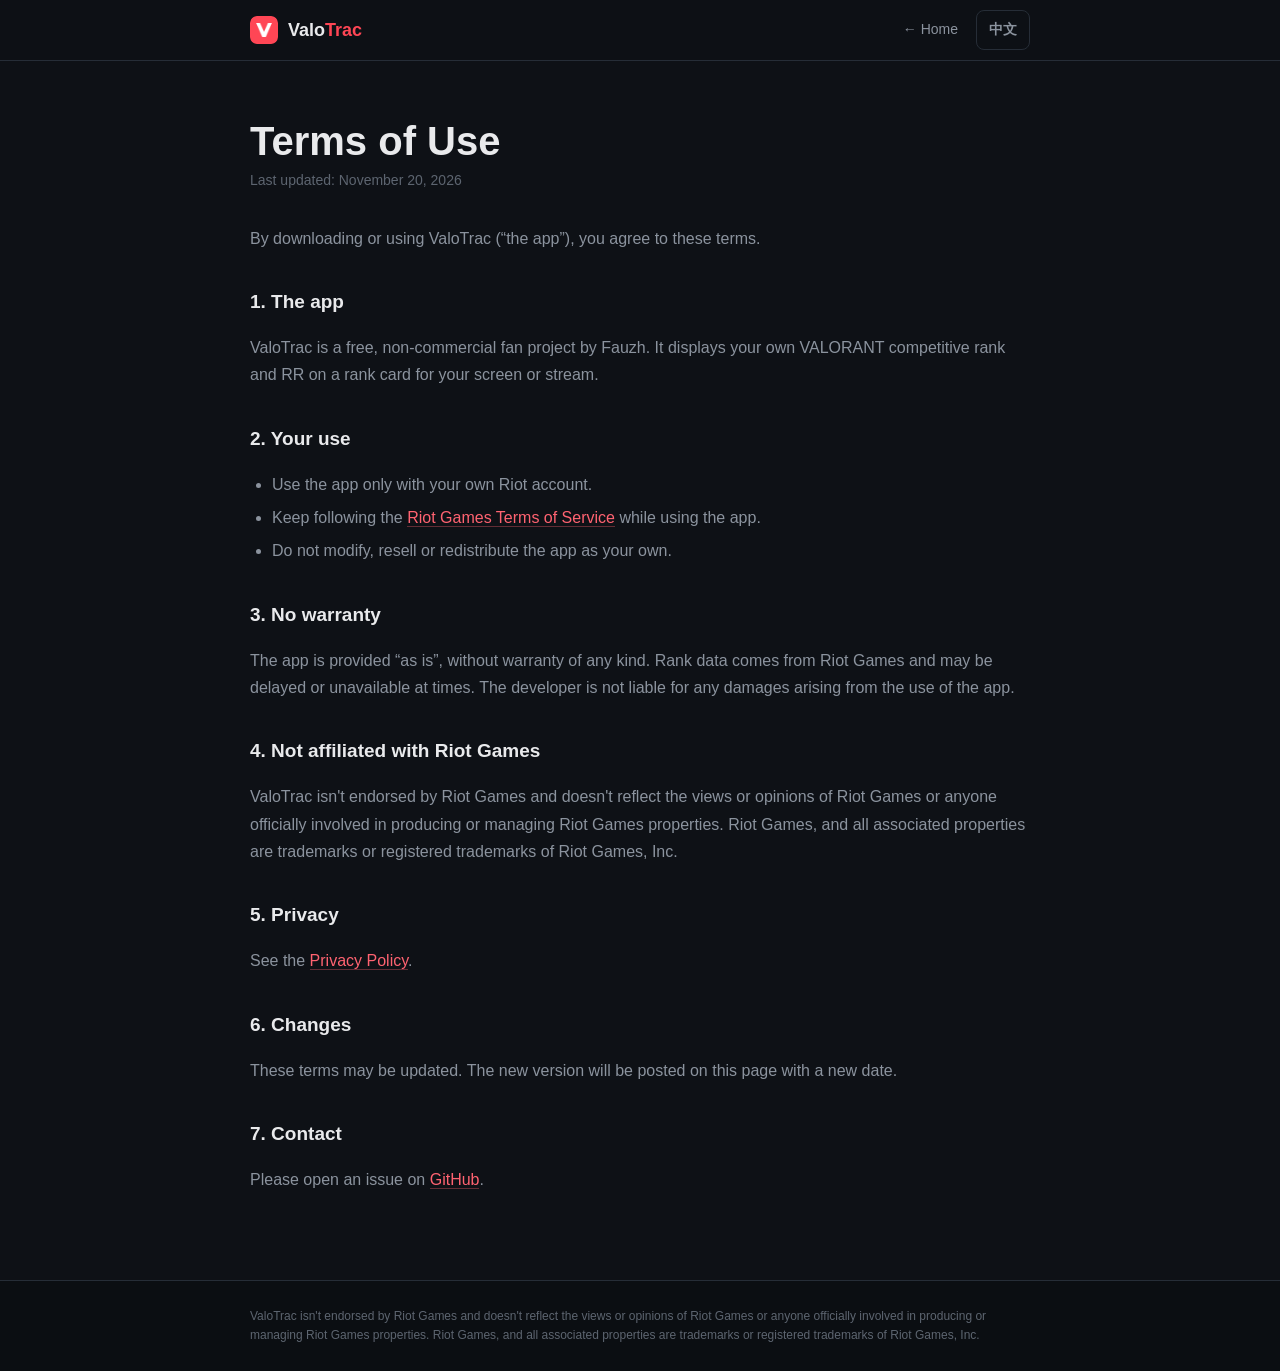
<file: docs/terms.html>
<!doctype html>
<html lang="zh-Hant">
<head>
<meta charset="utf-8">
<meta name="viewport" content="width=device-width, initial-scale=1">
<title data-en="Terms of Use — ValoTrac">使用條款 — ValoTrac</title>
<link rel="icon" href="favicon.ico">
<link rel="stylesheet" href="legal.css">
</head>
<body>
<nav><div class="wrap">
  <a class="brand" href="index.html"><img src="img/icon.png" alt=""><b>Valo<span>Trac</span></b></a>
  <a class="navlink" href="index.html" data-en="← Home">← 回首頁</a>
  <button class="navlink lang" id="langBtn" type="button" aria-label="Switch language">EN</button>
</div></nav>

<main class="wrap doc">
  <h1 data-en="Terms of Use">使用條款</h1>
  <p class="date" data-en="Last updated: November 20, 2026">最後更新：2026 年 11 月 20 日</p>

  <div data-en="
  &lt;p&gt;By downloading or using ValoTrac (“the app”), you agree to these terms.&lt;/p&gt;

  &lt;h2&gt;1. The app&lt;/h2&gt;
  &lt;p&gt;ValoTrac is a free, non-commercial fan project by Fauzh. It displays your own VALORANT competitive rank and RR on a rank card for your screen or stream.&lt;/p&gt;

  &lt;h2&gt;2. Your use&lt;/h2&gt;
  &lt;ul&gt;
    &lt;li&gt;Use the app only with your own Riot account.&lt;/li&gt;
    &lt;li&gt;Keep following the &lt;a href=&quot;https://www.riotgames.com/en/terms-of-service&quot; target=&quot;_blank&quot; rel=&quot;noopener&quot;&gt;Riot Games Terms of Service&lt;/a&gt; while using the app.&lt;/li&gt;
    &lt;li&gt;Do not modify, resell or redistribute the app as your own.&lt;/li&gt;
  &lt;/ul&gt;

  &lt;h2&gt;3. No warranty&lt;/h2&gt;
  &lt;p&gt;The app is provided “as is”, without warranty of any kind. Rank data comes from Riot Games and may be delayed or unavailable at times. The developer is not liable for any damages arising from the use of the app.&lt;/p&gt;

  &lt;h2&gt;4. Not affiliated with Riot Games&lt;/h2&gt;
  &lt;p&gt;ValoTrac isn't endorsed by Riot Games and doesn't reflect the views or opinions of Riot Games or anyone officially involved in producing or managing Riot Games properties. Riot Games, and all associated properties are trademarks or registered trademarks of Riot Games, Inc.&lt;/p&gt;

  &lt;h2&gt;5. Privacy&lt;/h2&gt;
  &lt;p&gt;See the &lt;a href=&quot;privacy.html&quot;&gt;Privacy Policy&lt;/a&gt;.&lt;/p&gt;

  &lt;h2&gt;6. Changes&lt;/h2&gt;
  &lt;p&gt;These terms may be updated. The new version will be posted on this page with a new date.&lt;/p&gt;

  &lt;h2&gt;7. Contact&lt;/h2&gt;
  &lt;p&gt;Please open an issue on &lt;a data-gh=&quot;issues&quot; href=&quot;#&quot; target=&quot;_blank&quot; rel=&quot;noopener&quot;&gt;GitHub&lt;/a&gt;.&lt;/p&gt;
  ">
  <p>下載或使用 ValoTrac（以下稱「本程式」），即表示你同意以下條款。</p>

  <h2>1. 關於本程式</h2>
  <p>ValoTrac 是 Fauzh 製作的免費、非商業玩家自製專案，把你自己的 VALORANT 競技段位與 RR 顯示在段位卡上，供你的螢幕或直播使用。</p>

  <h2>2. 使用規範</h2>
  <ul>
    <li>只能搭配你自己的 Riot 帳號使用。</li>
    <li>使用本程式時，仍須遵守 <a href="https://www.riotgames.com/zh-tw/terms-of-service" target="_blank" rel="noopener">Riot Games 服務條款</a>。</li>
    <li>不得修改、轉售，或將本程式當作自己的作品散布。</li>
  </ul>

  <h2>3. 免責聲明</h2>
  <p>本程式依「現況」提供，不附任何保證。段位資料來自 Riot Games，有時可能延遲或暫時無法取得。開發者不對使用本程式所造成的任何損失負責。</p>

  <h2>4. 與 Riot Games 無關</h2>
  <p>ValoTrac 未獲 Riot Games 背書，也不代表 Riot Games 或任何官方參與製作、管理 Riot Games 作品者的觀點或意見。Riot Games 及所有相關作品皆為 Riot Games, Inc. 的商標或註冊商標。</p>

  <h2>5. 隱私權</h2>
  <p>請見<a href="privacy.html">隱私權政策</a>。</p>

  <h2>6. 條款變更</h2>
  <p>本條款可能更新，新版本會公布在此頁面並更新日期。</p>

  <h2>7. 聯絡方式</h2>
  <p>請到 <a data-gh="issues" href="#" target="_blank" rel="noopener">GitHub</a> 開一個 issue。</p>
  </div>
</main>

<footer><div class="wrap">
  <p class="legal">ValoTrac isn't endorsed by Riot Games and doesn't reflect the views or opinions of Riot Games or anyone officially involved in producing or managing Riot Games properties. Riot Games, and all associated properties are trademarks or registered trademarks of Riot Games, Inc.</p>
</div></footer>
<script src="site.js?v=1.0.0"></script>
</body>
</html>
</file>
<file: docs/legal.css>
:root {
  --bg: #0e1116; --bg2: #0b0e12; --panel: #161b22; --line: #262d37;
  --text: #e9eaec; --muted: #8b939e; --dim: #5d6570; --red: #ff4655; --red2: #ff6371;
}
* { box-sizing: border-box; }
body {
  margin: 0; background: var(--bg); color: var(--text);
  font-family: "Segoe UI", "Microsoft JhengHei", "PingFang TC", "Noto Sans TC", sans-serif;
  font-size: 16px; line-height: 1.7; -webkit-font-smoothing: antialiased;
}
a { color: inherit; text-decoration: none; }
.wrap { max-width: 820px; margin: 0 auto; padding: 0 20px; }

nav { position: sticky; top: 0; z-index: 10; backdrop-filter: blur(10px); background: rgba(14,17,22,.8); border-bottom: 1px solid var(--line); }
nav .wrap { display: flex; align-items: center; gap: 6px; height: 60px; }
.brand { display: flex; align-items: center; gap: 10px; font-weight: 800; font-size: 18px; margin-right: auto; }
.brand img { width: 28px; height: 28px; border-radius: 7px; }
.brand span { color: var(--red); }
.navlink { display: inline-flex; align-items: center; padding: 7px 12px; border-radius: 8px; color: var(--muted); background: none; border: 0; font: inherit; font-size: 14px; cursor: pointer; }
.navlink:hover { background: var(--panel); color: var(--text); }
.lang { border: 1px solid var(--line); font-weight: 600; min-width: 52px; justify-content: center; }

.doc { padding-top: 56px; padding-bottom: 70px; }
.doc h1 { font-size: clamp(30px, 5vw, 40px); margin: 0 0 4px; line-height: 1.2; }
.doc .date { color: var(--dim); font-size: 14px; margin: 0 0 32px; }
.doc h2 { font-size: 19px; margin: 34px 0 8px; }
.doc p, .doc li { color: var(--muted); }
.doc b { color: var(--text); }
.doc ul { padding-left: 22px; }
.doc li { margin-bottom: 6px; }
.doc a { color: var(--red2); border-bottom: 1px solid rgba(255,99,113,.35); }
.doc a:hover { border-color: var(--red2); }
.doc code { font-family: Consolas, monospace; font-size: 14px; background: var(--panel); border: 1px solid var(--line); border-radius: 5px; padding: 1px 6px; color: var(--text); }

footer { border-top: 1px solid var(--line); background: var(--bg2); padding: 26px 0; }
footer .legal { margin: 0; font-size: 12px; line-height: 1.6; color: var(--dim); }
</file>
